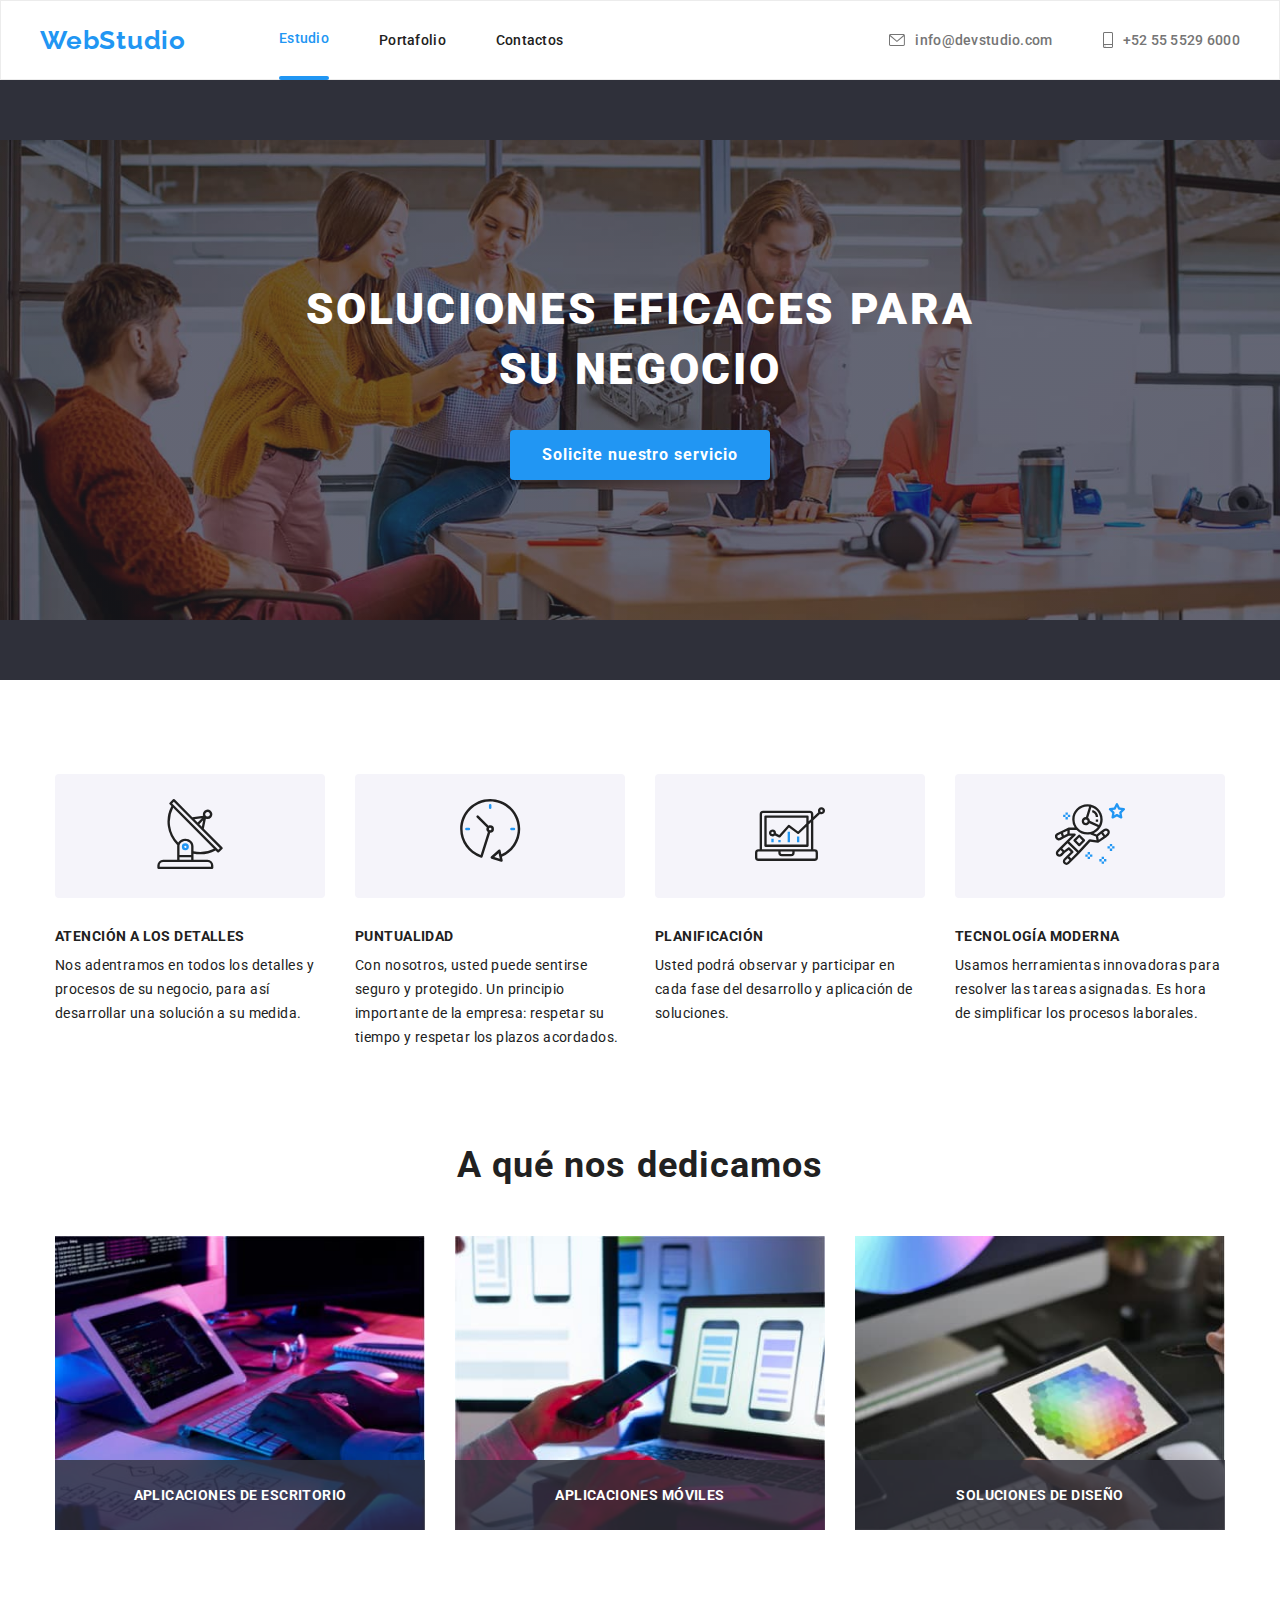
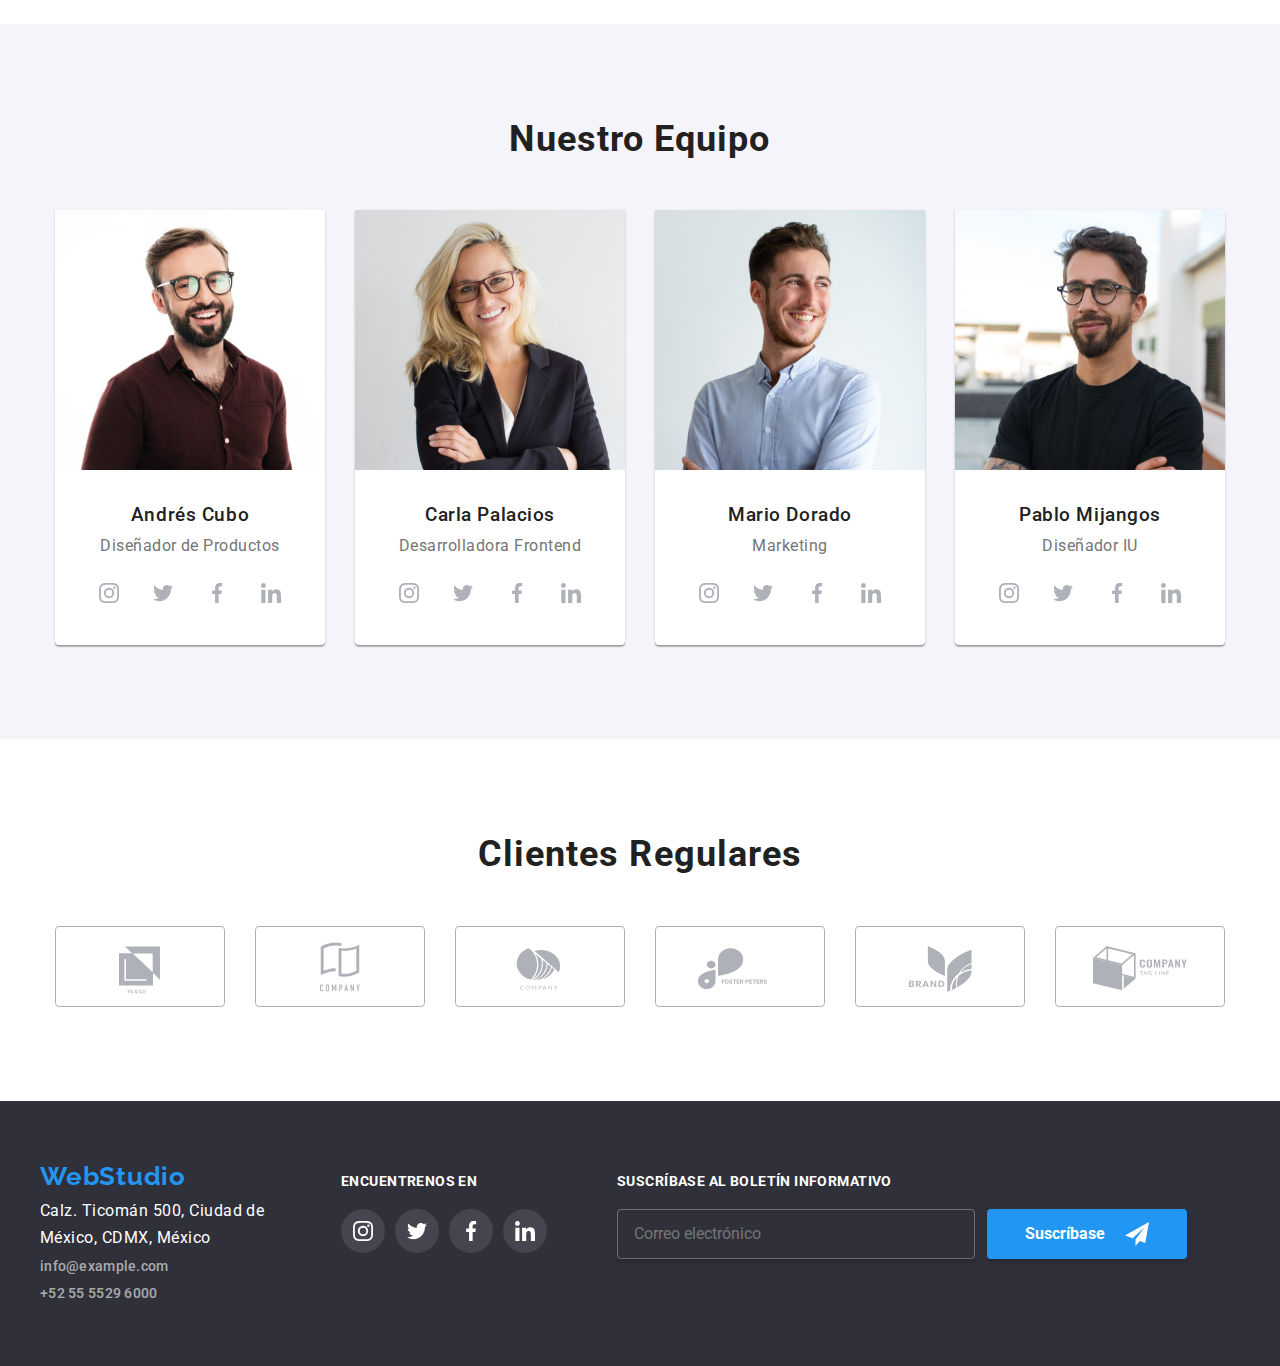
<file: index.html>
<!DOCTYPE html>
<html lang="es">
  <head>
    <meta charset="utf-8" />
    <meta name="viewport" content="width=device-width, initial-scale=1.0" />
    <link
      rel="stylesheet"
      href="https://cdnjs.cloudflare.com/ajax/libs/modern-normalize/1.0.0/modern-normalize.min.css"
    />
    <link rel="stylesheet" href="./css/styles.css" />
    <title>WebStudio - Home</title>
  </head>
  <body>
    <header class="header">
      <div class="container">
        <nav class="navbar">
          <a class="logo" href="./index.html">WebStudio</a>
          <ul class="navbar-list list">
            <li class="navbar-item"><a class="link active" href="./index.html">Estudio</a></li>
            <li class="navbar-item"><a class="link" href="./portfolio.html">Portafolio</a></li>
            <li class="navbar-item"><a class="link" href="#">Contactos</a></li>
          </ul>
        </nav>
        <ul class="navbar-list list contacts">
          <li class="navbar-item">
            <a class="link contact" href="mailto:info@devstudio.com">
              <svg class="contact-icon" width="16px" height="12px">
                <use href="./images/icons.svg#icon-sobre"></use>
              </svg>
              info@devstudio.com
            </a>
          </li>
          <li class="navbar-item">
            <a class="link contact" href="tel:+525555296000">
              <svg class="contact-icon" width="10px" height="16px">
                <use href="./images/icons.svg#icon-celular"></use>
              </svg>
              +52 55 5529 6000
            </a>
          </li>
        </ul>
      </div>
    </header>
    <main class="main">
      <section class="hero section">
        <div class="container">
          <h1 class="hero-title">SOLUCIONES EFICACES PARA SU NEGOCIO</h1>
          <button class="btn-hero btn active" type="button" data-modal-open>
            Solicite nuestro servicio
          </button>
        </div>
      </section>
      <section class="targets section">
        <ul class="targets-list list container">
          <li class="target-item">
            <div class="target-icon">
              <svg width="70px" height="70px">
                <use href="./images/icons.svg#icon-antena"></use>
              </svg>
            </div>
            <h3 class="target-title">ATENCIÓN A LOS DETALLES</h3>
            <p class="target-description">
              Nos adentramos en todos los detalles y procesos de su negocio, para así desarrollar
              una solución a su medida.
            </p>
          </li>
          <li class="target-item">
            <div class="target-icon">
              <svg width="70px" height="70px">
                <use href="./images/icons.svg#icon-reloj"></use>
              </svg>
            </div>
            <h3 class="target-title">PUNTUALIDAD</h3>
            <p class="target-description">
              Con nosotros, usted puede sentirse seguro y protegido. Un principio importante de la
              empresa: respetar su tiempo y respetar los plazos acordados.
            </p>
          </li>
          <li class="target-item">
            <div class="target-icon">
              <svg width="70px" height="70px">
                <use href="./images/icons.svg#icon-planeacion"></use>
              </svg>
            </div>
            <h3 class="target-title">PLANIFICACIÓN</h3>
            <p class="target-description">
              Usted podrá observar y participar en cada fase del desarrollo y aplicación de
              soluciones.
            </p>
          </li>
          <li class="target-item">
            <div class="target-icon">
              <svg width="70px" height="70px">
                <use href="./images/icons.svg#icon-astronauta"></use>
              </svg>
            </div>
            <h3 class="target-title">TECNOLOGÍA MODERNA</h3>
            <p class="target-description">
              Usamos herramientas innovadoras para resolver las tareas asignadas. Es hora de
              simplificar los procesos laborales.
            </p>
          </li>
        </ul>
      </section>
      <section class="services section">
        <div class="container">
          <h2 class="services-title">A qué nos dedicamos</h2>
          <ul class="services-list list">
            <li class="service-item">
              <img
                class="service-image"
                src="./images/logic.jpg"
                alt="Aplicaciones escritorio"
                width="370"
                height="294"
              />
              <h3 class="service-description">APLICACIONES DE ESCRITORIO</h3>
            </li>
            <li class="service-item">
              <img
                class="service-image"
                src="./images/mobile-app.jpg"
                alt="Aplicaciones móviles"
                width="370"
                height="294"
              />
              <h3 class="service-description">APLICACIONES MÓVILES</h3>
            </li>
            <li class="service-item">
              <img
                class="service-image"
                src="./images/colours-palette.jpg"
                alt="Soluciones de diseño"
                width="370"
                height="294"
              />
              <h3 class="service-description">SOLUCIONES DE DISEÑO</h3>
            </li>
          </ul>
        </div>
      </section>
      <section class="team section">
        <div class="container">
          <h2 class="team-title">Nuestro Equipo</h2>
          <ul class="team-list list">
            <li class="team-member">
              <img
                class="member-photo"
                src="./images/andres-cubo.jpg"
                alt="Andrés Cubo"
                width="270"
                height="260"
              />
              <h3 class="member-name">Andrés Cubo</h3>
              <p class="member-job">Diseñador de Productos</p>
              <ul class="member-socialnetwork-list list">
                <li class="member-socialnetwork-item">
                  <a class="socialnetwork-link link" href="#">
                    <svg class="socialnetwork-icon">
                      <use href="./images/icons.svg#icon-instagram"></use>
                    </svg>
                  </a>
                </li>
                <li class="member-socialnetwork-item">
                  <a class="socialnetwork-link link" href="#">
                    <svg class="socialnetwork-icon">
                      <use href="./images/icons.svg#icon-twitter"></use>
                    </svg>
                  </a>
                </li>
                <li class="member-socialnetwork-item">
                  <a class="socialnetwork-link link" href="#">
                    <svg class="socialnetwork-icon">
                      <use href="./images/icons.svg#icon-facebook"></use>
                    </svg>
                  </a>
                </li>
                <li class="member-socialnetwork-item">
                  <a class="socialnetwork-link link" href="#">
                    <svg class="socialnetwork-icon">
                      <use href="./images/icons.svg#icon-linkedin"></use>
                    </svg>
                  </a>
                </li>
              </ul>
            </li>
            <li class="team-member">
              <img
                class="member-photo"
                src="./images/carla-palacios.jpg"
                alt="Carla Palacios"
                width="270"
                height="260"
              />
              <h3 class="member-name">Carla Palacios</h3>
              <p class="member-job">Desarrolladora Frontend</p>
              <ul class="member-socialnetwork-list list">
                <li class="member-socialnetwork-item">
                  <a class="socialnetwork-link link" href="#">
                    <svg class="socialnetwork-icon">
                      <use href="./images/icons.svg#icon-instagram"></use>
                    </svg>
                  </a>
                </li>
                <li class="member-socialnetwork-item">
                  <a class="socialnetwork-link link" href="#">
                    <svg class="socialnetwork-icon">
                      <use href="./images/icons.svg#icon-twitter"></use>
                    </svg>
                  </a>
                </li>
                <li class="member-socialnetwork-item">
                  <a class="socialnetwork-link link" href="#">
                    <svg class="socialnetwork-icon">
                      <use href="./images/icons.svg#icon-facebook"></use>
                    </svg>
                  </a>
                </li>
                <li class="member-socialnetwork-item">
                  <a class="socialnetwork-link link" href="#">
                    <svg class="socialnetwork-icon">
                      <use href="./images/icons.svg#icon-linkedin"></use>
                    </svg>
                  </a>
                </li>
              </ul>
            </li>
            <li class="team-member">
              <img
                class="member-photo"
                src="./images/mario-dorado.jpg"
                alt="Mario Dorado"
                width="270"
                height="260"
              />
              <h3 class="member-name">Mario Dorado</h3>
              <p class="member-job">Marketing</p>
              <ul class="member-socialnetwork-list list">
                <li class="member-socialnetwork-item">
                  <a class="socialnetwork-link link" href="#">
                    <svg class="socialnetwork-icon">
                      <use href="./images/icons.svg#icon-instagram"></use>
                    </svg>
                  </a>
                </li>
                <li class="member-socialnetwork-item">
                  <a class="socialnetwork-link link" href="#">
                    <svg class="socialnetwork-icon">
                      <use href="./images/icons.svg#icon-twitter"></use>
                    </svg>
                  </a>
                </li>
                <li class="member-socialnetwork-item">
                  <a class="socialnetwork-link link" href="#">
                    <svg class="socialnetwork-icon">
                      <use href="./images/icons.svg#icon-facebook"></use>
                    </svg>
                  </a>
                </li>
                <li class="member-socialnetwork-item">
                  <a class="socialnetwork-link link" href="#">
                    <svg class="socialnetwork-icon">
                      <use href="./images/icons.svg#icon-linkedin"></use>
                    </svg>
                  </a>
                </li>
              </ul>
            </li>
            <li class="team-member">
              <img
                class="member-photo"
                src="./images/pablo-mijangos.jpg"
                alt="Pablo Mijangos"
                width="270"
                height="260"
              />
              <h3 class="member-name">Pablo Mijangos</h3>
              <p class="member-job">Diseñador IU</p>
              <ul class="member-socialnetwork-list list">
                <li class="member-socialnetwork-item">
                  <a class="socialnetwork-link link" href="#">
                    <svg class="socialnetwork-icon">
                      <use href="./images/icons.svg#icon-instagram"></use>
                    </svg>
                  </a>
                </li>
                <li class="member-socialnetwork-item">
                  <a class="socialnetwork-link link" href="#">
                    <svg class="socialnetwork-icon">
                      <use href="./images/icons.svg#icon-twitter"></use>
                    </svg>
                  </a>
                </li>
                <li class="member-socialnetwork-item">
                  <a class="socialnetwork-link link" href="#">
                    <svg class="socialnetwork-icon">
                      <use href="./images/icons.svg#icon-facebook"></use>
                    </svg>
                  </a>
                </li>
                <li class="member-socialnetwork-item">
                  <a class="socialnetwork-link link" href="#">
                    <svg class="socialnetwork-icon">
                      <use href="./images/icons.svg#icon-linkedin"></use>
                    </svg>
                  </a>
                </li>
              </ul>
            </li>
          </ul>
        </div>
      </section>
      <section class="clients section">
        <div class="container">
          <h2 class="clients-title">Clientes Regulares</h2>
          <ul class="clients-list list">
            <li class="client-item">
              <a class="client-link link" href="#">
                <svg class="client-icon">
                  <use href="./images/icons.svg#icon-yaco-c1"></use>
                </svg>
              </a>
            </li>
            <li class="client-item">
              <a class="client-link link" href="#">
                <svg class="client-icon">
                  <use href="./images/icons.svg#icon-company-c2"></use>
                </svg>
              </a>
            </li>
            <li class="client-item">
              <a class="client-link link" href="#">
                <svg class="client-icon">
                  <use href="./images/icons.svg#icon-company-c3"></use>
                </svg>
              </a>
            </li>
            <li class="client-item">
              <a class="client-link link" href="#">
                <svg class="client-icon">
                  <use href="./images/icons.svg#icon-foster-peters-c4"></use>
                </svg>
              </a>
            </li>
            <li class="client-item">
              <a class="client-link link" href="#">
                <svg class="client-icon">
                  <use href="./images/icons.svg#icon-brand-c5"></use>
                </svg>
              </a>
            </li>
            <li class="client-item">
              <a class="client-link link" href="#">
                <svg class="client-icon">
                  <use href="./images/icons.svg#icon-company-tagline-c6"></use>
                </svg>
              </a>
            </li>
          </ul>
        </div>
      </section>
    </main>
    <footer class="footer">
      <div class="container">
        <div class="footer-address">
          <a class="logo" href="./index.html">WebStudio</a>
          <address class="address">
            <ul class="address-list list">
              <li class="address-item">Calz. Ticomán 500, Ciudad de México, CDMX, México</li>
              <li class="address-item">
                <a class="address-link link" href="mailto:info@example.com">info@example.com</a>
              </li>
              <li class="address-item">
                <a class="address-link link" href="tel:+525555296000">+52 55 5529 6000</a>
              </li>
            </ul>
          </address>
        </div>
        <div class="footer-socialnetworks">
          <h3 class="find-us">ENCUENTRENOS EN</h3>
          <ul class="findus-socialnetwork-list list">
            <li class="findus-socialnetwork-item">
              <a class="fu-socialnetwork-link link" href="#">
                <svg class="fu-socialnetwork-icon">
                  <use href="./images/icons.svg#icon-instagram"></use>
                </svg>
              </a>
            </li>
            <li class="findus-socialnetwork-item">
              <a class="fu-socialnetwork-link link" href="#">
                <svg class="fu-socialnetwork-icon">
                  <use href="./images/icons.svg#icon-twitter"></use>
                </svg>
              </a>
            </li>
            <li class="findus-socialnetwork-item">
              <a class="fu-socialnetwork-link link" href="#">
                <svg class="fu-socialnetwork-icon">
                  <use href="./images/icons.svg#icon-facebook"></use>
                </svg>
              </a>
            </li>
            <li class="findus-socialnetwork-item">
              <a class="fu-socialnetwork-link link" href="#">
                <svg class="fu-socialnetwork-icon">
                  <use href="./images/icons.svg#icon-linkedin"></use>
                </svg>
              </a>
            </li>
          </ul>
        </div>
        <div class="footer-suscribe">
          <h3 class="suscribe-title">SUSCRÍBASE al boletín informativo</h3>
          <form class="suscribe-form">
            <input
              class="suscribe-input"
              type="email"
              name="sub_email"
              placeholder="Correo electrónico"
              required
            />
            <button class="suscribe-btn btn" type="submit">
              <span>Suscríbase</span>
              <svg class="suscribe-send-icon">
                <use href="./images/icons.svg#icon-send"></use>
              </svg>
            </button>
          </form>
        </div>
      </div>
    </footer>

    <div class="backdrop is-hidden" data-modal>
      <div class="modal">
        <button class="modal-close-btn btn" type="button" data-modal-close>
          <svg class="close-icon">
            <use href="./images/icons.svg#icon-close-modal"></use>
          </svg>
        </button>
        <form class="modal-form">
          <fieldset class="form-group">
            <legend class="group-title">Deje sus datos, nos contactaremos con usted</legend>
            <label class="form-label">
              Nombre
              <input class="form-input" type="text" name="nombre" />
              <svg class="form-icon">
                <use href="./images/icons.svg#icon-person"></use>
              </svg>
            </label>
            <label class="form-label">
              Teléfono
              <input class="form-input" type="tel" name="telefono" />
              <svg class="form-icon">
                <use href="./images/icons.svg#icon-phone"></use>
              </svg>
            </label>
            <label class="form-label">
              E-mail
              <input class="form-input" type="email" name="email" />
              <svg class="form-icon">
                <use href="./images/icons.svg#icon-email"></use>
              </svg>
            </label>
            <label class="form-label">
              Comentarios
              <textarea
                class="form-ta"
                name="comentarios"
                rows="5"
                placeholder="Introduzca el texto"
              ></textarea>
            </label>
          </fieldset>
          <div class="form-field">
            <label class="form-terms-label">
              <input class="form-terms-ch" type="checkbox" name="terms-checkbox" />
              Estoy de acuerdo con el boletín informativo y acepto los Términos y Condiciones
            </label>
          </div>
          <button class="modal-form-btn btn" type="submit">Enviar</button>
        </form>
      </div>
    </div>

    <script src="./js/modal.js"></script>
  </body>
</html>
</file>
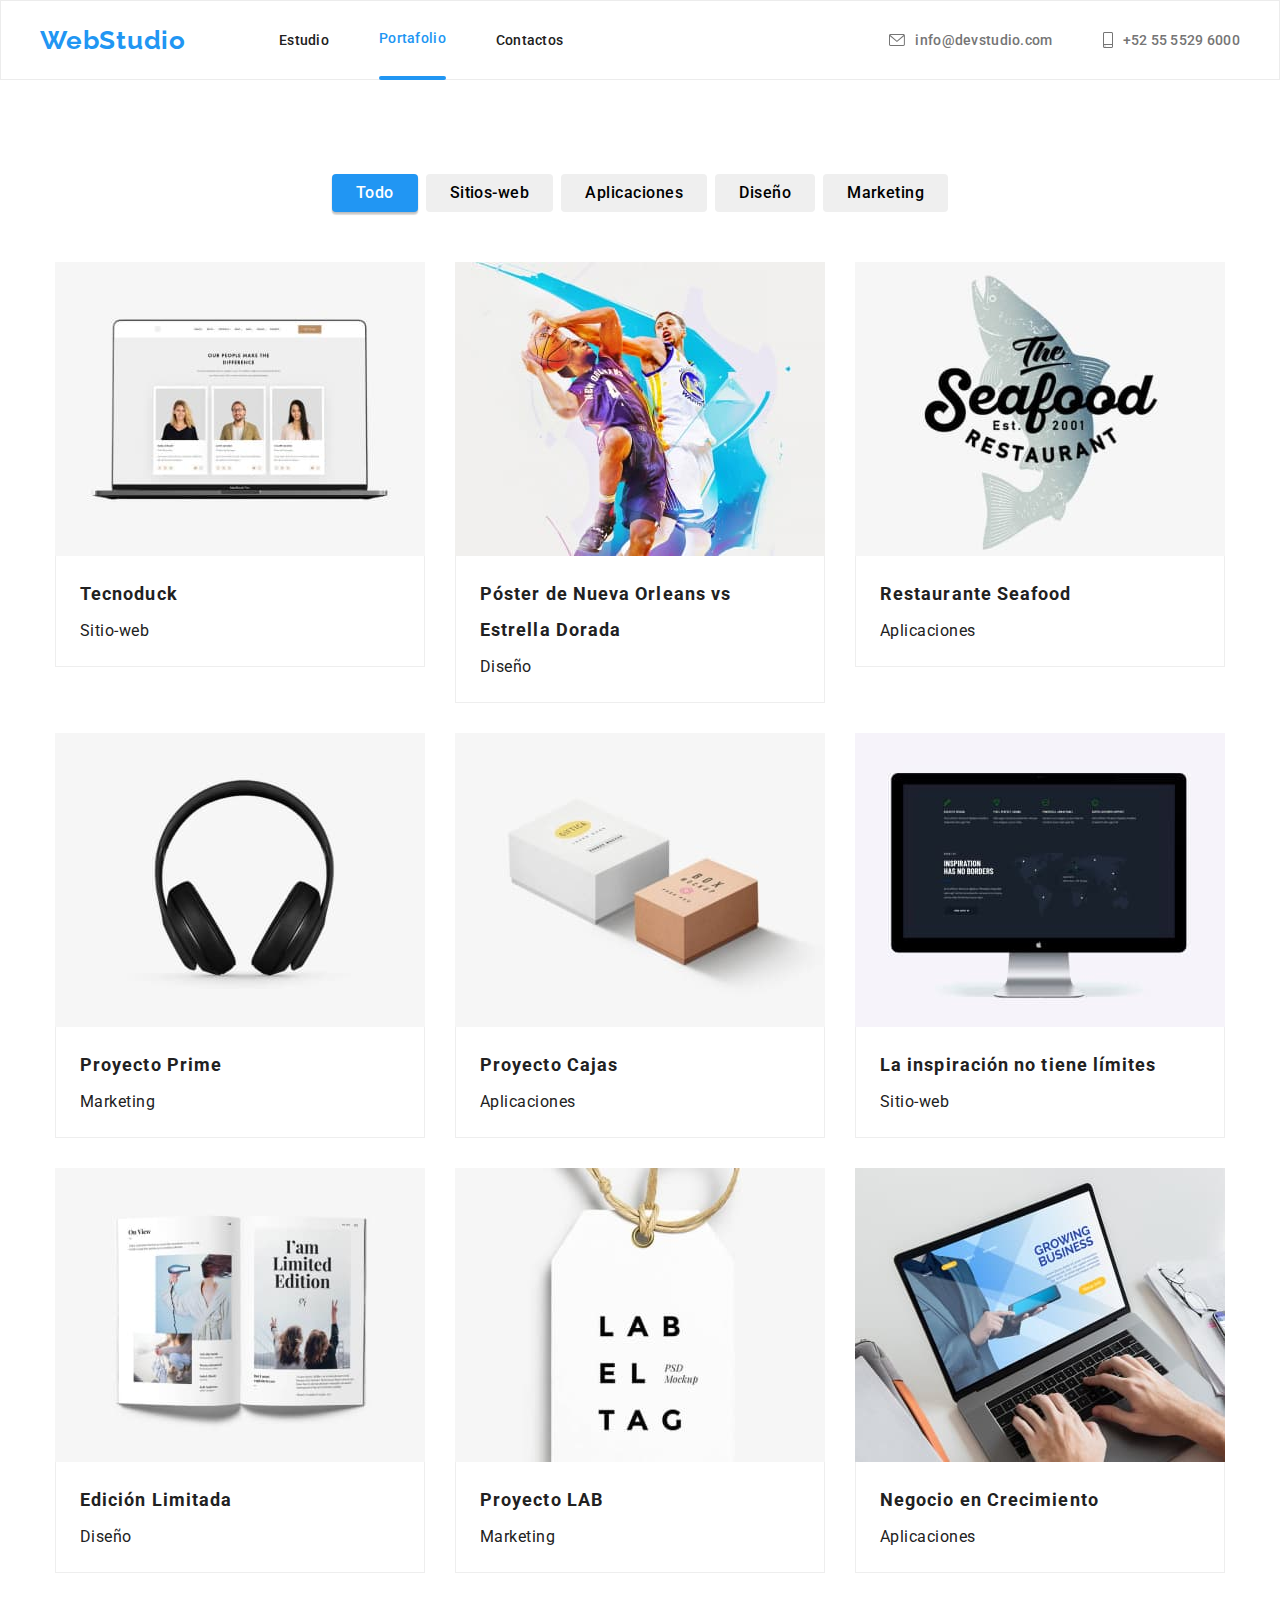
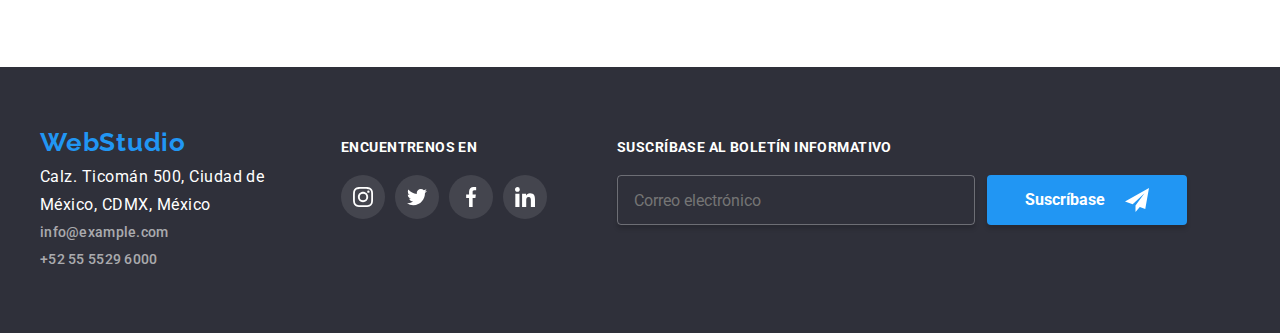
<file: portfolio.html>
<!DOCTYPE html>
<html lang="es">
  <head>
    <meta charset="utf-8" />
    <meta name="viewport" content="width=device-width, initial-scale=1.0" />
    <link
      rel="stylesheet"
      href="https://cdnjs.cloudflare.com/ajax/libs/modern-normalize/1.0.0/modern-normalize.min.css"
    />
    <link rel="stylesheet" href="./css/styles.css" />
    <title>WebStudio - Portfolio</title>
  </head>
  <body>
    <header class="header">
      <div class="container">
        <nav class="navbar">
          <a class="logo" href="./index.html">WebStudio</a>
          <ul class="navbar-list list">
            <li class="navbar-item"><a class="link" href="./index.html">Estudio</a></li>
            <li class="navbar-item">
              <a class="link active" href="./portfolio.html">Portafolio</a>
            </li>
            <li class="navbar-item"><a class="link" href="#">Contactos</a></li>
          </ul>
        </nav>
        <ul class="navbar-list list contacts">
          <li class="navbar-item">
            <a class="link contact" href="mailto:info@devstudio.com">
              <svg class="contact-icon" width="16px" height="12px">
                <use href="./images/icons.svg#icon-sobre"></use>
              </svg>
              info@devstudio.com
            </a>
          </li>
          <li class="navbar-item">
            <a class="link contact" href="tel:+525555296000">
              <svg class="contact-icon" width="10px" height="16px">
                <use href="./images/icons.svg#icon-celular"></use>
              </svg>
              +52 55 5529 6000
            </a>
          </li>
        </ul>
      </div>
    </header>
    <main class="main">
      <section class="portfolio section">
        <div class="container">
          <ul class="portfolio-filter-list list">
            <li class="category-item">
              <button class="category-btn btn active" type="button">Todo</button>
            </li>
            <li class="category-item">
              <button class="category-btn btn" type="button">Sitios-web</button>
            </li>
            <li class="category-item">
              <button class="category-btn btn" type="button">Aplicaciones</button>
            </li>
            <li class="category-item">
              <button class="category-btn btn" type="button">Diseño</button>
            </li>
            <li class="category-item">
              <button class="category-btn btn" type="button">Marketing</button>
            </li>
          </ul>
          <ul class="portfolio-list list">
            <li class="portfolio-card">
              <div class="card-image-cont">
                <img
                  class="card-image"
                  src="./images/tecnoduck.jpg"
                  alt="Sitio Web Tecnoduck"
                  width="370"
                  height="294"
                />
                <div class="card-description">
                  <p class="card-d-text">
                    Tecnoduck es una plataforma de distribución de coronavirus de última generación.
                    Las compañías usan esta plataforma para el espionaje digital y los ataques a los
                    servidores seguros de la competencia.
                  </p>
                </div>
              </div>
              <div class="card-details">
                <h3 class="card-title">Tecnoduck</h3>
                <p class="card-category">Sitio-web</p>
              </div>
            </li>
            <li class="portfolio-card">
              <div class="card-image-cont">
                <img
                  class="card-image"
                  src="./images/nba-poster.jpg"
                  alt="Poster de la NBA"
                  width="370"
                  height="294"
                />
                <div class="card-description">
                  <p class="card-d-text">
                    Tecnoduck es una plataforma de distribución de coronavirus de última generación.
                    Las compañías usan esta plataforma para el espionaje digital y los ataques a los
                    servidores seguros de la competencia.
                  </p>
                </div>
              </div>
              <div class="card-details">
                <h3 class="card-title">Póster de Nueva Orleans vs Estrella Dorada</h3>
                <p class="card-category">Diseño</p>
              </div>
            </li>
            <li class="portfolio-card">
              <div class="card-image-cont">
                <img
                  class="card-image"
                  src="./images/seafood.jpg"
                  alt="Restaurante Seafood"
                  width="370"
                  height="294"
                />
                <div class="card-description">
                  <p class="card-d-text">
                    Tecnoduck es una plataforma de distribución de coronavirus de última generación.
                    Las compañías usan esta plataforma para el espionaje digital y los ataques a los
                    servidores seguros de la competencia.
                  </p>
                </div>
              </div>
              <div class="card-details">
                <h3 class="card-title">Restaurante Seafood</h3>
                <p class="card-category">Aplicaciones</p>
              </div>
            </li>
            <li class="portfolio-card">
              <div class="card-image-cont">
                <img
                  class="card-image"
                  src="./images/prime-project.jpg"
                  alt="Proyecto Prime"
                  width="370"
                  height="294"
                />
                <div class="card-description">
                  <p class="card-d-text">
                    Tecnoduck es una plataforma de distribución de coronavirus de última generación.
                    Las compañías usan esta plataforma para el espionaje digital y los ataques a los
                    servidores seguros de la competencia.
                  </p>
                </div>
              </div>
              <div class="card-details">
                <h3 class="card-title">Proyecto Prime</h3>
                <p class="card-category">Marketing</p>
              </div>
            </li>
            <li class="portfolio-card">
              <div class="card-image-cont">
                <img
                  class="card-image"
                  src="./images/boxes-project.jpg"
                  alt="Proyecto Cajas"
                  width="370"
                  height="294"
                />
                <div class="card-description">
                  <p class="card-d-text">
                    Tecnoduck es una plataforma de distribución de coronavirus de última generación.
                    Las compañías usan esta plataforma para el espionaje digital y los ataques a los
                    servidores seguros de la competencia.
                  </p>
                </div>
              </div>
              <div class="card-details">
                <h3 class="card-title">Proyecto Cajas</h3>
                <p class="card-category">Aplicaciones</p>
              </div>
            </li>
            <li class="portfolio-card">
              <div class="card-image-cont">
                <img
                  class="card-image"
                  src="./images/limitless-web.jpg"
                  alt="Sitio Web La inspiración no tiene límites"
                  width="370"
                  height="294"
                />
                <div class="card-description">
                  <p class="card-d-text">
                    Tecnoduck es una plataforma de distribución de coronavirus de última generación.
                    Las compañías usan esta plataforma para el espionaje digital y los ataques a los
                    servidores seguros de la competencia.
                  </p>
                </div>
              </div>
              <div class="card-details">
                <h3 class="card-title">La inspiración no tiene límites</h3>
                <p class="card-category">Sitio-web</p>
              </div>
            </li>
            <li class="portfolio-card">
              <div class="card-image-cont">
                <img
                  class="card-image"
                  src="./images/limited-edition.jpg"
                  alt="Diseño Edición Limitada"
                  width="370"
                  height="294"
                />
                <div class="card-description">
                  <p class="card-d-text">
                    Tecnoduck es una plataforma de distribución de coronavirus de última generación.
                    Las compañías usan esta plataforma para el espionaje digital y los ataques a los
                    servidores seguros de la competencia.
                  </p>
                </div>
              </div>
              <div class="card-details">
                <h3 class="card-title">Edición Limitada</h3>
                <p class="card-category">Diseño</p>
              </div>
            </li>
            <li class="portfolio-card">
              <div class="card-image-cont">
                <img
                  class="card-image"
                  src="./images/lab-project.jpg"
                  alt="Proyecto LAB"
                  width="370"
                  height="294"
                />
                <div class="card-description">
                  <p class="card-d-text">
                    Tecnoduck es una plataforma de distribución de coronavirus de última generación.
                    Las compañías usan esta plataforma para el espionaje digital y los ataques a los
                    servidores seguros de la competencia.
                  </p>
                </div>
              </div>
              <div class="card-details">
                <h3 class="card-title">Proyecto LAB</h3>
                <p class="card-category">Marketing</p>
              </div>
            </li>
            <li class="portfolio-card">
              <div class="card-image-cont">
                <img
                  class="card-image"
                  src="./images/growing-business.jpg"
                  alt="Negocio en Crecimiento"
                  width="370"
                  height="294"
                />
                <div class="card-description">
                  <p class="card-d-text">
                    Tecnoduck es una plataforma de distribución de coronavirus de última generación.
                    Las compañías usan esta plataforma para el espionaje digital y los ataques a los
                    servidores seguros de la competencia.
                  </p>
                </div>
              </div>
              <div class="card-details">
                <h3 class="card-title">Negocio en Crecimiento</h3>
                <p class="card-category">Aplicaciones</p>
              </div>
            </li>
          </ul>
        </div>
      </section>
    </main>
    <footer class="footer">
      <div class="container">
        <div class="footer-address">
          <a class="logo" href="./index.html">WebStudio</a>
          <address class="address">
            <ul class="address-list list">
              <li class="address-item">Calz. Ticomán 500, Ciudad de México, CDMX, México</li>
              <li class="address-item">
                <a class="address-link link" href="mailto:info@example.com">info@example.com</a>
              </li>
              <li class="address-item">
                <a class="address-link link" href="tel:+525555296000">+52 55 5529 6000</a>
              </li>
            </ul>
          </address>
        </div>
        <div class="footer-socialnetworks">
          <h3 class="find-us">ENCUENTRENOS EN</h3>
          <ul class="findus-socialnetwork-list list">
            <li class="findus-socialnetwork-item">
              <a class="fu-socialnetwork-link link" href="#">
                <svg class="fu-socialnetwork-icon">
                  <use href="./images/icons.svg#icon-instagram"></use>
                </svg>
              </a>
            </li>
            <li class="findus-socialnetwork-item">
              <a class="fu-socialnetwork-link link" href="#">
                <svg class="fu-socialnetwork-icon">
                  <use href="./images/icons.svg#icon-twitter"></use>
                </svg>
              </a>
            </li>
            <li class="findus-socialnetwork-item">
              <a class="fu-socialnetwork-link link" href="#">
                <svg class="fu-socialnetwork-icon">
                  <use href="./images/icons.svg#icon-facebook"></use>
                </svg>
              </a>
            </li>
            <li class="findus-socialnetwork-item">
              <a class="fu-socialnetwork-link link" href="#">
                <svg class="fu-socialnetwork-icon">
                  <use href="./images/icons.svg#icon-linkedin"></use>
                </svg>
              </a>
            </li>
          </ul>
        </div>
        <div class="footer-suscribe">
          <h3 class="suscribe-title">SUSCRÍBASE al boletín informativo</h3>
          <form class="suscribe-form">
            <input
              class="suscribe-input"
              type="email"
              name="email"
              placeholder="Correo electrónico"
              required
            />
            <button class="suscribe-btn btn" type="submit">
              <span>Suscríbase</span>
              <svg class="suscribe-send-icon">
                <use href="./images/icons.svg#icon-send"></use>
              </svg>
            </button>
          </form>
        </div>
      </div>
    </footer>
  </body>
</html>
</file>
<file: css/styles.css>
@import url('https://fonts.googleapis.com/css2?family=Raleway:wght@700&family=Roboto:wght@400;500;700;900&display=swap');

:root {
  --white: #fff;
  --white-o10: #ffffff1a;
  --black: #000;
  --black-o10: #0000001a;
  --highlighted-color: #2196f3;
  --highlighted-bg-card: #2195f3e6;
  --second-text-color: #757575;
  --second-text-color-o50: #75757580;
  --icon-color-default: #afb1b8;
  --main-text-color: #212121;
  --main-bg-color: #2f303a;
  --second-bg-color: #2f303acc;
  --third-bg-color: #f5f4fa;
  --border-color: #ececec;
  --modal-bg: #00000033;
  --main-text-ff: 'Roboto';
  --second-text-ff: 'Raleway';
}

* {
  padding: 0;
  margin: 0;
}

body {
  font-family: var(--main-text-ff), sans-serif;
  color: var(--main-text-color);
}

:focus,
:focus-within {
  outline: none;
}

.container {
  width: 1200px;
  margin: 0 auto;
}

.section {
  padding: 94px 0;
}

.link {
  color: var(--main-text-color);
  text-decoration: none;
}

.list {
  list-style: none;
}

.header {
  display: flex;
  align-items: center;
  height: 80px;
  border: 1px solid var(--border-color);
}

.header .container {
  display: flex;
  justify-content: space-between;
  align-items: center;
}

.navbar {
  display: flex;
}

.navbar .logo {
  margin-right: 93px;
}

.navbar-list {
  display: flex;
  align-items: center;
  gap: 50px;
}

.contact-icon {
  margin-right: 10px;
}

.link.active::after {
  content: '';
  position: relative;
  top: 29px;
  display: block;
  height: 4px;
  background-color: var(--highlighted-color);
  border-radius: 2px;
}

.logo {
  font-family: var(--second-text-ff);
  color: var(--highlighted-color);
  font-size: 26px;
  font-weight: 700;
  line-height: 1.17;
  text-decoration: none;
  letter-spacing: 0.03em;
}

.link {
  color: var(--main-text-color);
  font-size: 14px;
  font-weight: 500;
  text-decoration: none;
  line-height: 1.17;
  letter-spacing: 0.02em;
  transition: 250ms linear;
  transition-timing-function: cubic-bezier(0.4, 0, 0.2, 1);
}

.link.contact {
  display: flex;
  align-items: center;
  color: var(--second-text-color);
}

.contact-icon {
  fill: currentColor;
}

.link.contact:hover {
  fill: var(--highlighted-color);
}

.btn {
  cursor: pointer;
  border: none;
  border-radius: 4px;
}

.btn-hero {
  padding: 10px 32px;
  font-weight: 700;
  line-height: 1.875;
  letter-spacing: 0.06em;
  color: var(--white);
  background-color: var(--highlighted-color);
  border-radius: 4px;
  box-shadow: 0px 4px 4px 0px rgba(0 0 0 / 0.15);
}

.portfolio-filter-list {
  display: flex;
  justify-content: center;
  gap: 8px;
  margin-bottom: 50px;
}

.category-btn {
  padding: 6px 24px;
  font-weight: 500;
  line-height: 1.625;
  letter-spacing: 0.03em;
}

.category-btn.active,
.category-btn:focus,
.category-btn:focus-within,
.category-btn:hover {
  color: var(--white);
  background-color: var(--highlighted-color);
  box-shadow: 0px 2px 2px 0px rgba(0 0 0 / 0.12), 0px 1px 2px 0px rgba(0 0 0 / 0.08),
    0px 3px 1px 0px rgba(0 0 0 / 0.1);
}

.link.active,
.link:hover,
.link:focus,
.link:focus-within {
  color: var(--highlighted-color);
}

.hero {
  padding: 200px 0;
  background-image: linear-gradient(rgba(47 48 58 / 0.4), rgba(47 48 58 / 0.4)),
    url(../images/hero-bg.jpg);
  background-position: center;
  background-repeat: no-repeat;
  background-size: contain;
}

.hero .container {
  display: flex;
  flex-direction: column;
  justify-content: center;
  align-items: center;
}

.hero-title {
  width: 696px;
  margin-bottom: 30px;
  font-size: 44px;
  font-weight: 900;
  line-height: 1.36;
  letter-spacing: 0.06em;
  text-align: center;
  color: var(--white);
}

.targets {
  padding-bottom: 0;
}

.targets-list,
.services-list,
.clients-list {
  display: flex;
  justify-content: center;
  gap: 30px;
}

.target-item {
  width: 270px;
}

.target-icon {
  padding: 25px 100px;
  margin-bottom: 30px;
  background-color: var(--third-bg-color);
  border-radius: 4px;
}

.target-title {
  margin-bottom: 10px;
  font-size: 14px;
  font-weight: 700;
  line-height: 1.17;
  letter-spacing: 0.03em;
}

.target-description {
  font-size: 14px;
  line-height: 1.71;
  letter-spacing: 0.03em;
}

.services-title,
.team-title,
.clients-title {
  margin: 0 0 50px 0;
  text-align: center;
  font-size: 36px;
  font-weight: 700;
  line-height: 1.17;
  letter-spacing: 0.03em;
}

.service-item {
  display: flex;
  flex-direction: column;
  max-height: 294px;
}

.service-description {
  position: relative;
  bottom: 70px;
  padding: 27px 0;
  font-size: 14px;
  letter-spacing: 0.03em;
  font-weight: 700;
  text-align: center;
  text-transform: uppercase;
  color: var(--white);
  background-color: var(--second-bg-color);
}

.team {
  background-color: var(--third-bg-color);
}

.team-list {
  display: flex;
  justify-content: center;
  gap: 30px;
}

.team-member {
  text-align: center;
  border-radius: 0px 0px 4px 4px;
  background: var(--white);
  box-shadow: 0px 2px 1px 0px rgba(0 0 0 / 0.2), 0px 1px 1px 0px rgba(0 0 0 / 0.14),
    0px 1px 3px 0px rgba(0 0 0 / 0.12);
}

.member-name {
  margin-top: 30px;
  font-weight: 500;
  line-height: 1.17;
  letter-spacing: 0.03em;
}

.member-job {
  margin: 10px 0 16px;
  line-height: 1.17;
  letter-spacing: 0.03em;
  color: var(--second-text-color);
}

.member-socialnetwork-list {
  margin-bottom: 30px;
  display: flex;
  justify-content: center;
  gap: 10px;
}

.socialnetwork-link {
  display: flex;
  align-items: center;
  justify-content: center;
  width: 44px;
  height: 44px;
  background-color: var(--white);
  color: var(--icon-color-default);
  border-radius: 50px;
  transition: 250ms linear;
  transition-timing-function: cubic-bezier(0.4, 0, 0.2, 1);
}

.socialnetwork-link:hover,
.socialnetwork-link:focus,
.socialnetwork-link:focus-within,
.fu-socialnetwork-link:hover,
.fu-socialnetwork-link:focus,
.fu-socialnetwork-link:focus-within {
  background-color: var(--highlighted-color);
  color: var(--white);
}

.socialnetwork-icon,
.fu-socialnetwork-icon {
  width: 20px;
  height: 20px;
  fill: currentColor;
}

.client-link {
  display: flex;
  justify-content: center;
  align-items: center;
  width: 170px;
  height: 81px;
  border: 1px solid var(--icon-color-default);
  color: var(--icon-color-default);
  border-radius: 4px;
  transition: 250ms linear;
  transition-timing-function: cubic-bezier(0.4, 0, 0.2, 1);
}

.client-link:hover,
.client-link:focus,
.client-link:focus-within {
  color: var(--highlighted-color);
  border-color: var(--highlighted-color);
}

.client-icon {
  width: 106px;
  fill: currentColor;
}

.address {
  margin-top: 6px;
  font-style: normal;
}

.address-list {
  width: 231px;
  row-gap: 9px;
}

.address-item {
  line-height: 1.71;
  letter-spacing: 0.03em;
  color: var(--white);
}

.address-link {
  color: rgb(255 255 255 / 0.6);
}

.card-image-cont {
  width: 370px;
  height: 294px;
  overflow: hidden;
}

.card-image {
  object-fit: cover;
}

.card-description {
  display: flex;
  justify-content: center;
  align-items: center;
  padding: 0 24px;
  width: 370px;
  height: 294px;
  color: var(--white);
  background-color: var(--highlighted-bg-card);
  transition: 250ms linear;
  transition-timing-function: cubic-bezier(0.4, 0, 0.2, 1);
}

.card-d-text {
  font-size: 18px;
  line-height: 1.56;
  letter-spacing: 0.03em;
}

.card-details {
  padding: 20px 24px;
  border: 1px solid #eee;
  border-top: none;
}

.card-title {
  margin-bottom: 4px;
  font-size: 18px;
  font-weight: 700;
  line-height: 2;
  letter-spacing: 0.06em;
}

.card-category {
  line-height: 1.875;
  letter-spacing: 0.03em;
}

.hero,
.footer {
  background-color: var(--main-bg-color);
}

.footer .container {
  display: flex;
  column-gap: 70px;
}

.footer-address {
  padding: 60px 0;
}

.footer-socialnetworks,
.footer-suscribe {
  padding-top: 72px;
}

.find-us,
.suscribe-title {
  padding-bottom: 20px;
  font-weight: 700;
  font-size: 14px;
  letter-spacing: 0.03em;
  color: var(--white);
  text-transform: uppercase;
}

.findus-socialnetwork-list {
  display: flex;
  gap: 10px;
}

.fu-socialnetwork-link {
  display: flex;
  align-items: center;
  justify-content: center;
  width: 44px;
  height: 44px;
  background-color: var(--white-o10);
  color: var(--white);
  border-radius: 50px;
  transition: 250ms linear;
  transition-timing-function: cubic-bezier(0.4, 0, 0.2, 1);
}

.suscribe-form {
  display: flex;
  gap: 12px;
}

.suscribe-input {
  width: 358px;
  height: 50px;
  padding: 0 16px;
  line-height: 1.25;
  background: none;
  color: var(--white);
  border-radius: 4px;
  border: 1px solid rgba(255 255 255 / 0.3);
  box-shadow: 0px 4px 4px 0px rgba(0 0 0 / 0.15);
}

.suscribe-btn,
.modal-form-btn {
  width: 200px;
  height: 50px;
  display: flex;
  justify-content: center;
  align-items: center;
  gap: 20px;
  border-radius: 4px;
  background-color: var(--highlighted-color);
  color: var(--white);
  font-weight: 700;
  line-height: 1.875;
  box-shadow: 0px 4px 4px 0px rgba(0 0 0 / 0.15);
}

.suscribe-send-icon {
  width: 24px;
  height: 24px;
  fill: currentColor;
}

.portfolio-list {
  display: flex;
  justify-content: center;
  flex-wrap: wrap;
  gap: 30px;
}

.portfolio-card {
  width: 370px;
  height: fit-content;
  cursor: pointer;
  transition: 250ms linear;
  transition-timing-function: cubic-bezier(0.4, 0, 0.2, 1);
}

.portfolio-card:hover,
.portfolio-card:focus,
.portfolio-card:focus-within {
  box-shadow: 1px 4px 6px 0px rgba(0 0 0 / 0.16), 0px 4px 4px 0px rgba(0 0 0 / 0.06),
    0px 1px 1px 0px rgba(0 0 0 / 0.12);
}

.portfolio-card:hover .card-description,
.portfolio-card:focus .card-description,
.portfolio-card:focus-within .card-description {
  transform: translateY(-100%);
}

.backdrop {
  position: fixed;
  top: 0;
  width: 100vw;
  height: 100vh;
  display: flex;
  justify-content: center;
  align-items: center;
  background-color: var(--modal-bg);
  opacity: 1;
  visibility: visible;
  transition: opacity 0.3s ease-in-out, visibility 0.3s ease-in-out;
}

.is-hidden {
  visibility: hidden;
  opacity: 0;
}

.modal {
  width: 528px;
  height: 581px;
  border-radius: 4px;
  background: var(--white);
  box-shadow: 0px 2px 1px 0px rgba(0 0 0 / 0.2), 0px 1px 1px 0px rgba(0 0 0 / 0.14),
    0px 1px 3px 0px rgba(0 0 0 / 0.12);
}

.modal-close-btn {
  float: right;
  margin: 8px;
  padding: 6px 5px;
  width: 30px;
  height: 30px;
  border: 1px solid var(--black-o10);
  border-radius: 50%;
  color: var(--black);
  background: var(--white);
  transition-timing-function: cubic-bezier(0.4, 0, 0.2, 1);
}

.modal-close-btn:hover,
.modal-close-btn:focus,
.modal-close-btn:focus-within {
  color: var(--highlighted-color);
}

.close-icon {
  width: 18px;
  height: 18px;
  fill: currentColor;
}

.modal-form {
  margin: 40px;
  display: flex;
  flex-direction: column;
  align-items: center;
  justify-content: center;
}

.form-group {
  width: 100%;
  display: flex;
  flex-direction: column;
  border: none;
  gap: 10px;
}

.group-title {
  width: 100%;
  font-size: 20px;
  font-weight: 700;
  text-align: center;
  letter-spacing: 0.03em;
  margin-bottom: 12px;
  line-height: 1.17;
}

.form-label {
  position: relative;
  display: flex;
  flex-direction: column;
  cursor: pointer;
  gap: 4px;
  font-size: 12px;
  letter-spacing: 0.01em;
  color: var(--second-text-color);
}

.form-field {
  margin: 20px 12px 12px;
}

.form-terms-label {
  display: flex;
  align-items: baseline;
  gap: 7px;
  cursor: pointer;
  font-size: 14px;
  line-height: 1.71;
  letter-spacing: 0.03em;
  color: var(--second-text-color);
}

.form-input {
  height: 40px;
  padding-left: 42px;
  font-size: 16px;
  border-radius: 4px;
  border: 1px solid rgba(33 33 33 / 0.2);
  transition-timing-function: cubic-bezier(0.4, 0, 0.2, 1);
}

.form-input:hover,
.form-input:focus,
.form-input:focus-within,
.form-ta:hover,
.form-ta:focus,
.form-ta:focus-within {
  border-color: var(--highlighted-color);
  outline: none;
}

.form-label:hover .form-icon,
.form-label:focus .form-icon,
.form-label:focus-within .form-icon {
  fill: var(--highlighted-color);
}

.form-ta {
  padding: 12px 16px;
  font-size: 12px;
  line-height: 1.17;
  letter-spacing: 0.01em;
  border-radius: 4px;
  border: 1px solid rgba(33 33 33 / 0.2);
  transition-timing-function: cubic-bezier(0.4, 0, 0.2, 1);
}

.form-input::placeholder,
.form-ta::placeholder {
  color: var(--second-text-color-o50);
}

.form-icon {
  position: absolute;
  left: 12px;
  top: calc(18px + 11px);
  width: 18px;
  height: 18px;
  transition-timing-function: cubic-bezier(0.4, 0, 0.2, 1);
}

.form-terms-ch {
  position: relative;
  top: 2px;
}
</file>
